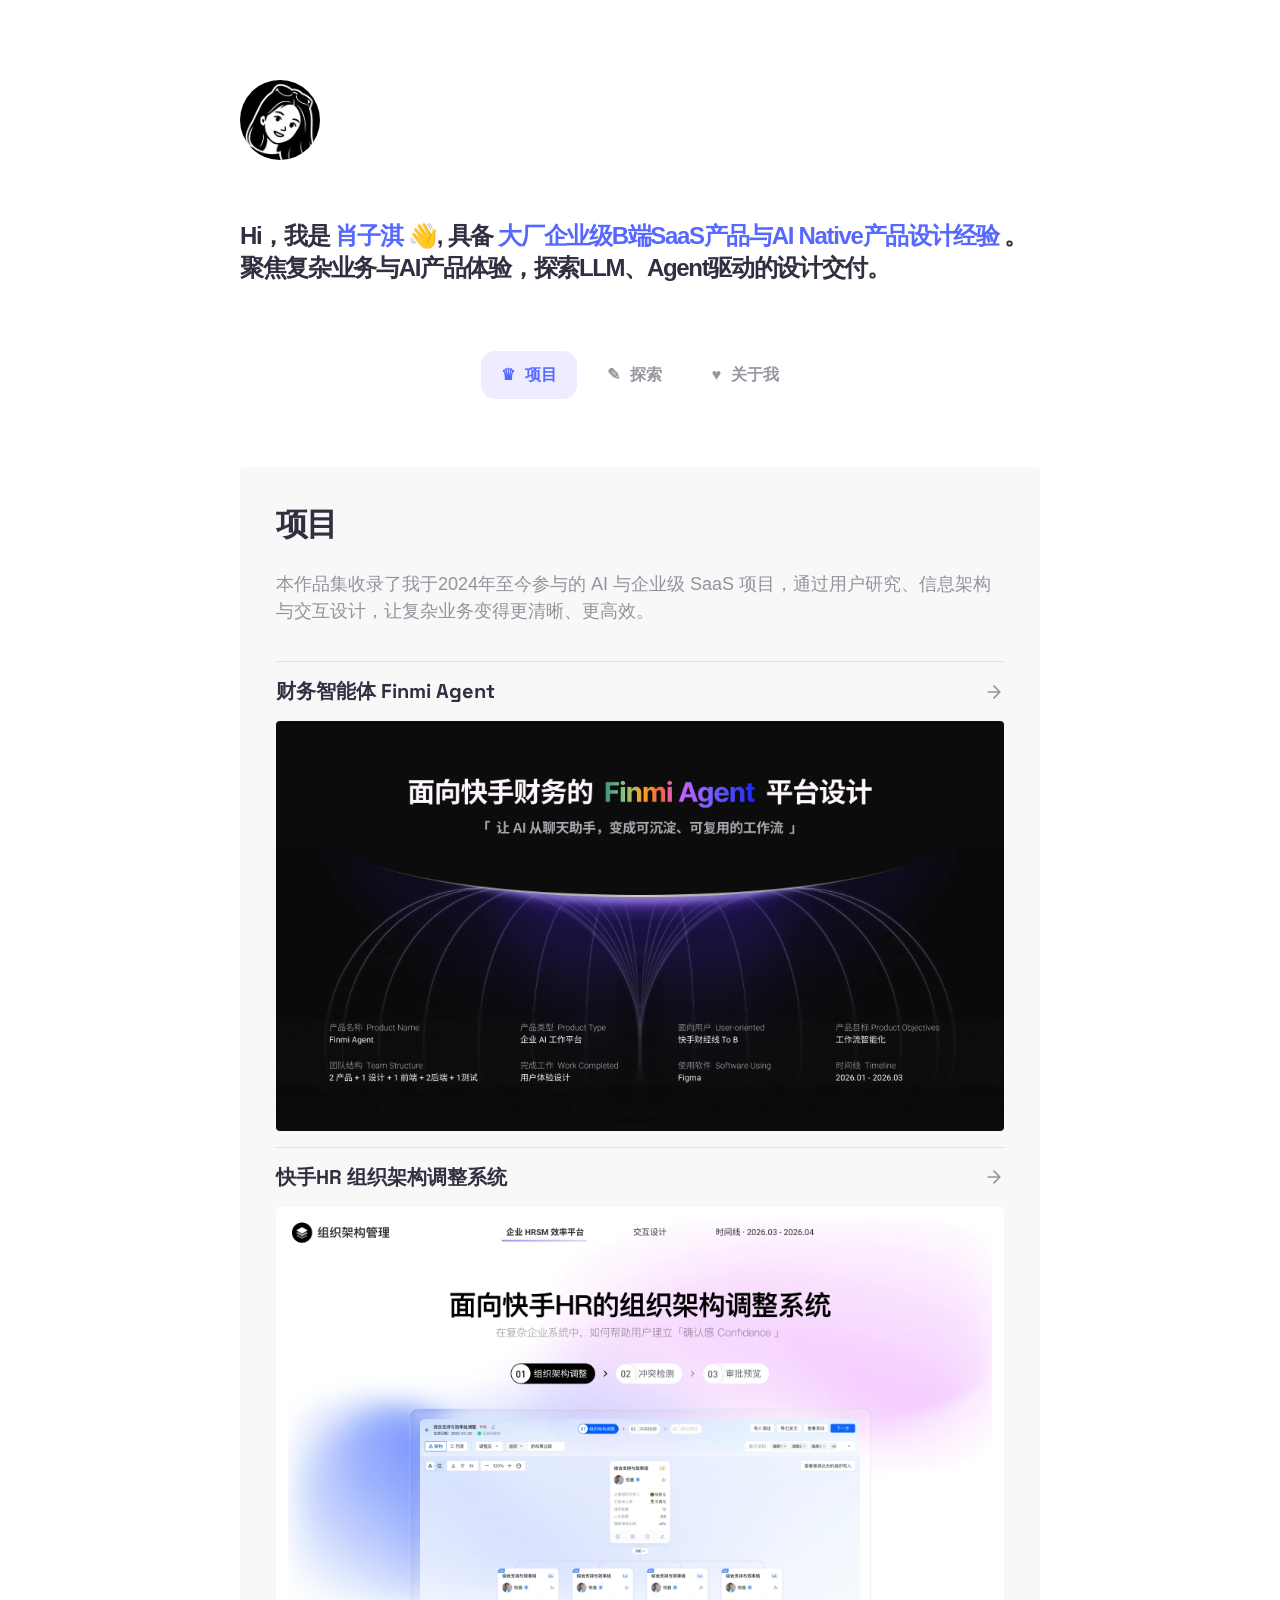
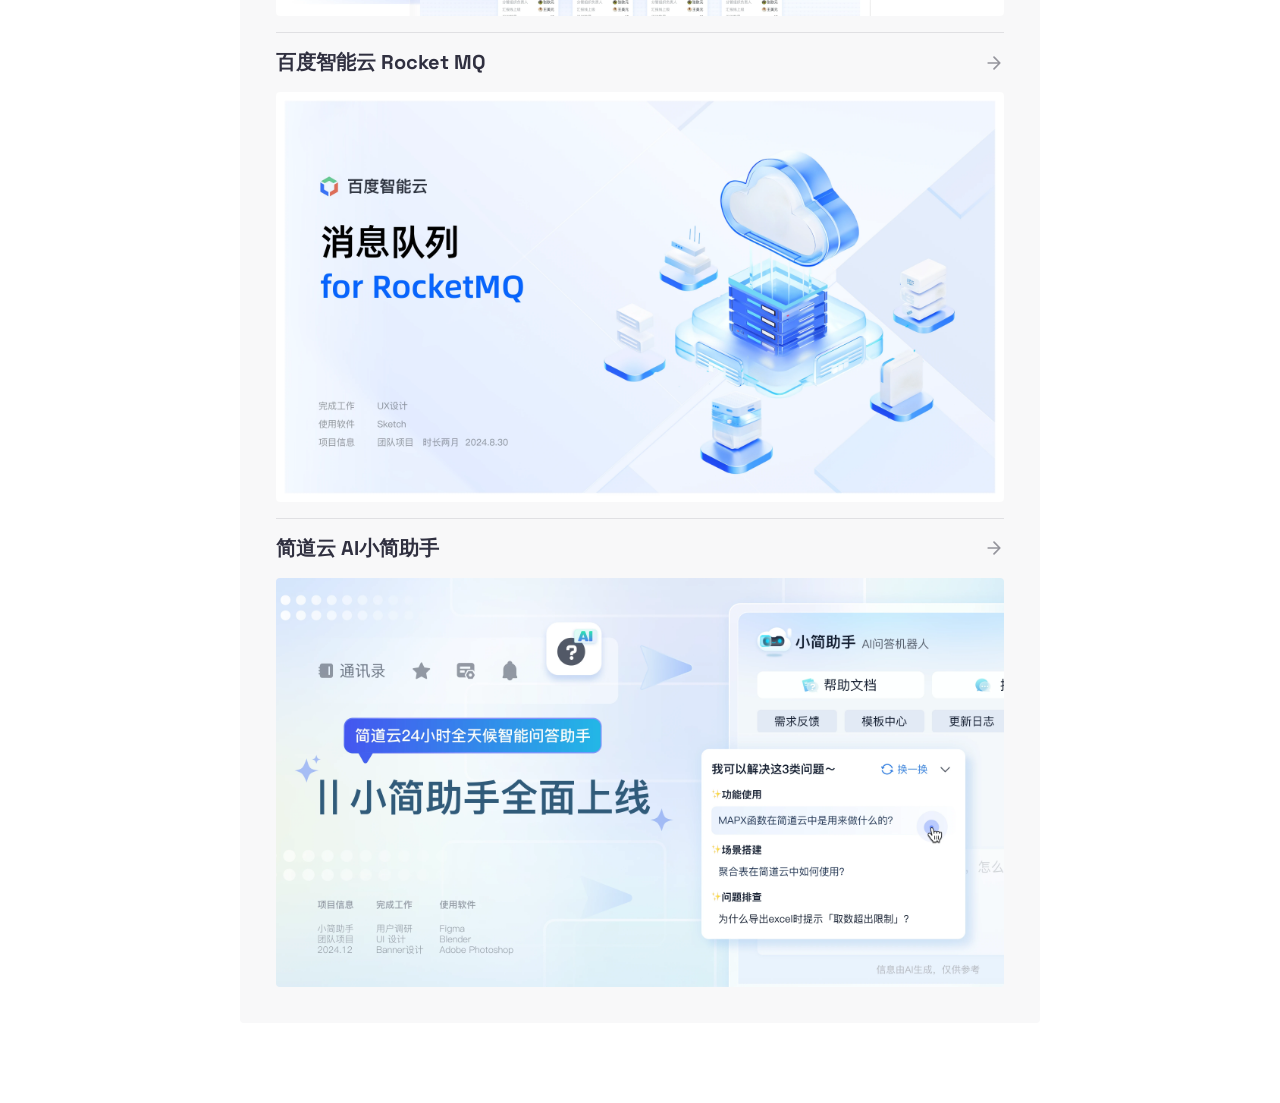
<file: index.html>
<!doctype html>
<html lang="en">
<head>
  <meta charset="utf-8">
  <meta name="viewport" content="width=device-width, initial-scale=1">
  <meta name="description" content="Design Tips Today - Design with better way.">
  <title>About XiaoZiqi</title>
  <link rel="icon" type="image/png" sizes="256x256" href="./assets/portrait-favicon.png">
  <link rel="preconnect" href="https://fonts.googleapis.com">
  <link rel="preconnect" href="https://fonts.gstatic.com" crossorigin>
  <link href="https://fonts.googleapis.com/css2?family=Space+Grotesk:wght@400;500;600;700&family=Satoshi:wght@400;500;700&display=swap" rel="stylesheet">
  <link rel="stylesheet" href="./styles.css">
</head>
<body>
  <main class="page">
    <section class="intro" aria-label="Introduction">
      <img class="portrait" src="./assets/portrait.jpeg" alt="肖子淇">
      <h1>Hi，我是 <a href="./">肖子淇</a> 👋,  具备
 <a href="./">大厂企业级B端SaaS产品与AI Native产品设计经验</a> 。聚焦复杂业务与AI产品体验，探索LLM、Agent驱动的设计交付。</h1>
    </section>

    <nav class="category-rail" aria-label="Portfolio categories">
      <button class="category" type="button" data-view="projects"><span aria-hidden="true">♛</span>项目</button>
      <button class="category" type="button" data-view="articles"><span aria-hidden="true">✎</span>探索</button>
      <button class="category active" type="button" data-view="about"><span aria-hidden="true">♥</span>关于我</button>
    </nav>

    <div id="content" class="content" aria-live="polite"></div>
  </main>
  <script src="./script.js"></script>
</body>
</html>
</file>
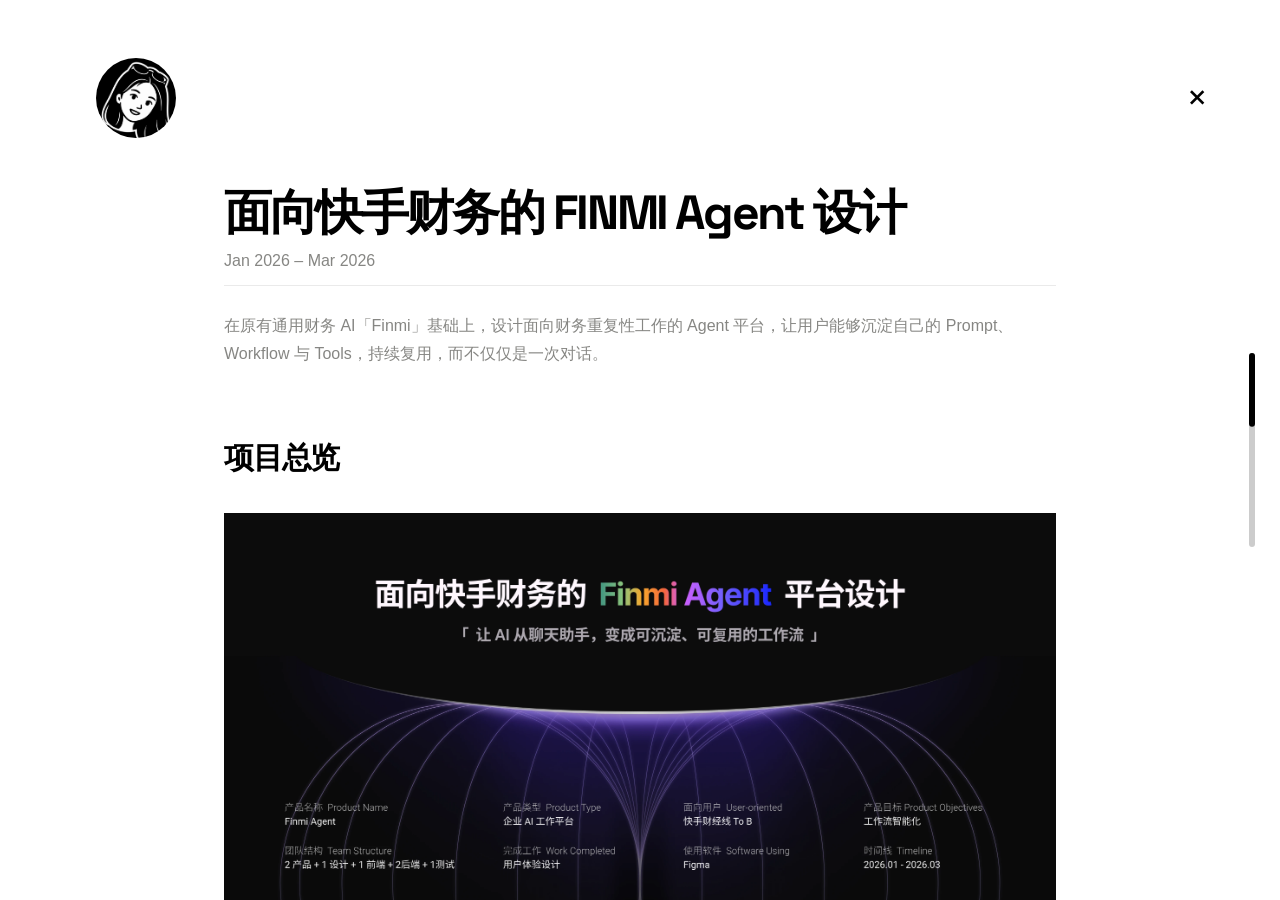
<file: projects/project.html>
<!doctype html>
<html lang="zh-CN">
<head>
  <meta charset="utf-8">
  <meta name="viewport" content="width=device-width, initial-scale=1">
  <meta name="description" content="项目详情">
  <title>项目详情</title>
  <link rel="preconnect" href="https://fonts.googleapis.com">
  <link rel="preconnect" href="https://fonts.gstatic.com" crossorigin>
  <link href="https://fonts.googleapis.com/css2?family=Space+Grotesk:wght@400;500;600;700&family=Satoshi:wght@400;500;700&display=swap" rel="stylesheet">
  <link rel="stylesheet" href="./project-detail.css">
</head>
<body>
  <header class="site-chrome" aria-label="站点导航">
    <a class="site-brand" href="../index.html" aria-label="返回首页">
      <img class="portrait" src="../assets/portrait.jpeg" alt="肖子淇">
    </a>
    <a class="site-work" href="../index.html">×</a>
  </header>

  <nav class="project-toc" id="project-toc" aria-label="项目目录"></nav>

  <div class="project-scrollbar" id="project-scrollbar" aria-hidden="true">
    <svg viewBox="0 0 32 200" fill="none" xmlns="http://www.w3.org/2000/svg">
      <path class="project-scrollbar-track" d="M 16 6 V 194"></path>
      <path class="project-scrollbar-thumb" id="project-scrollbar-thumb" d="M 16 6 V 26"></path>
    </svg>
  </div>

  <main class="article-scroller" id="article-scroller">
    <article class="project-article" id="project-article"></article>
  </main>

  <script src="./project-data.js"></script>
  <script src="./data/kuaishou-hr.js"></script>
  <script src="./data/baidu-rocket-mq.js"></script>
  <script src="./data/jiandaoyun-ai.js"></script>
  <script src="./data/articles.js"></script>
  <script src="./data/landscape-design.js"></script>
  <script src="./data/painting.js"></script>
  <script src="./project-detail.js"></script>
</body>
</html>
</file>
<file: styles.css>
:root {
  --ink: #303040;
  --subtle: rgba(48, 48, 64, 0.5);
  --accent: #5668ff;
  --page: #ffffff;
  --font-body: Satoshi, "Satoshi Placeholder", sans-serif;
  --font-display: "Space Grotesk", "Space Grotesk Placeholder", sans-serif;
}

* { box-sizing: border-box; }
html { background: var(--page); }
body { margin: 0; color: var(--ink); background: var(--page); font-family: var(--font-body); }
button, a { color: inherit; font: inherit; }
a { text-decoration: none; }

.page {
  min-height: 100vh;
  display: flex;
  flex-direction: column;
  align-items: center;
  gap: 60px;
  overflow: hidden;
  padding: 80px 40px;
}

.intro { width: min(800px, 100%); display: grid; gap: 60px; }
.portrait { width: 80px; height: 80px; border-radius: 50%; object-fit: cover; }
.intro h1 { max-width: 800px; margin: 0; color: var(--ink); font-family: var(--font-body); font-size: 24px; font-weight: 700; line-height: 1.32; letter-spacing: -0.055em; }
.intro h1 a { color: #5668ff; }

.category-rail { width: fit-content; height: 64px; display: flex; gap: 10px; padding: 8px; border-radius: 16px; background: rgba(255, 255, 255, 0.05); }
.category { height: 48px; display: inline-flex; align-items: center; gap: 10px; border: 0; border-radius: 14px; padding: 12px 20px; color: var(--subtle); background: transparent; cursor: pointer; font-family: var(--font-display); font-size: 16px; font-weight: 700; line-height: 24px; white-space: nowrap; transition: color 180ms ease, background-color 180ms ease, transform 180ms ease; }
.category:hover { transform: translateY(-1px); color: var(--ink); background: rgba(0, 0, 0, 0.02); }
.category.active { color: var(--accent); background: rgba(83, 77, 255, 0.1); }
.category.notes { color: #3aaa72; }

.content { width: min(800px, 100%); }
.hero-photo { width: 100%; display: block; border-radius: 4px; aspect-ratio: 1.5; object-fit: cover; }
.about-grid { display: grid; grid-template-columns: 1fr; align-items: start; gap: 60px; padding-top: 40px; }
.about-primary, .about-aside { display: grid; align-content: start; gap: 60px; }
.section-title { margin: 0 0 2px; color: var(--subtle); font-family: var(--font-display); font-size: 16px; font-weight: 700; line-height: 24px; }
.experience-list, .talk-list, .link-list, .hobby-list, .app-list { display: grid; gap: 22px; }
.experience-item h2, .talk-card h2, .link-list a, .hobby-list h2 { margin: 12px 0 0; color: var(--ink); font-family: var(--font-display); font-size: 18px; font-weight: 700; line-height: 1.25; letter-spacing: -0.04em; }
.experience-item p, .talk-card p, .talk-card small { margin: 4px 0 0; color: var(--subtle); font-family: var(--font-body); font-size: 15px; line-height: 1.4; }
.experience-item ul, .talk-card p, .talk-card small { margin: px 0 0; color: var(--subtle); font-family: var(--font-body); font-size: 14px; line-height: 1.6; }
.talk-card { display: block; border-radius: 12px; padding: 16px; background: #f8f8f9; transition: transform 180ms ease, background-color 180ms ease; }
.talk-card:hover { transform: translateY(-2px); background: #f1f1f4; }
.talk-card small { display: block; margin-top: 10px; font-size: 13px; }
.link-list { gap: 14px; }
.link-list a { color: #5668ff; transition: opacity 180ms ease; }
.link-list a:hover { opacity: .6; }
.hobby-list { gap: 13px; }
.hobby-list h2 { font-size: 16px; }
.app-list { gap: 12px; }
.app { display: flex; align-items: center; gap: 12px; color: var(--ink); font-family: var(--font-display); font-size: 16px; font-weight: 700; }
.app i { width: 30px; height: 30px; display: grid; place-items: center; border-radius: 8px; background: #f1f1f3; color: var(--subtle); font-style: normal; font-size: 13px; }
.footer { padding-top: 24px; color: var(--subtle); font-size: 14px; }

.state-panel { min-height: 100%; display: grid; align-content: start; gap: 24px; border-radius: 4px; padding: 36px 36px 20px; background: #f8f8f9; }
.state-panel h2 { margin: 0; font-family: var(--font-display); font-size: 32px; letter-spacing: -0.055em; }
.state-panel p { max-width: 100%; margin: 0; color: var(--subtle); font-size: 18px; line-height: 1.5; }
.state-list { display: grid; gap: 0; margin-top: 12px; border-top: 1px solid rgba(48,48,64,.12); }
.state-list a { display: flex; flex-wrap: wrap; justify-content: space-between; align-items: center; gap: 16px; padding: 16px 0; border-bottom: 1px solid rgba(48,48,64,.12); font-family: var(--font-display); font-size: 20px; font-weight: 700; }
.state-list a:last-child { border-bottom: 0; }
.state-list a .arrow-icon { width: 20px; height: 20px; display: block; flex: 0 0 20px; color: var(--subtle); background-color: currentColor; -webkit-mask: url("./assets/arrow-right.svg") center / contain no-repeat; mask: url("./assets/arrow-right.svg") center / contain no-repeat; transition: color 180ms ease; }
.state-list a:hover .arrow-icon { color: #5668ff; }
.state-cover { width: 728px; max-width: 100%; height: auto; display: block; flex-basis: 100%; border-radius: 4px; }

@media (max-width: 640px) {
  .page { gap: 44px; padding: 48px 24px; align-items: stretch; }
  .intro { gap: 36px; }
  .portrait { width: 72px; height: 72px; }
  .intro h1 { font-size: 22px; line-height: 1.35; }
  .category-rail { width: calc(100vw - 48px); overflow-x: auto; scrollbar-width: none; }
  .category-rail::-webkit-scrollbar { display: none; }
  .category { flex: 0 0 auto; padding: 12px 16px; }
  .content { width: 100%; }
  .about-grid { grid-template-columns: 1fr; gap: 46px; padding-top: 32px; }
  .about-primary, .about-aside { gap: 46px; }
  .hero-photo { aspect-ratio: 1.15; }
  .state-panel { min-height: 440px; padding: 26px; }
}
</file>
<file: projects/project-detail.css>
:root {
  color-scheme: light;
  --label: 0, 0, 0;
  --label-dark: 54, 54, 48;
  --text: rgba(var(--label), 1);
  --secondary: rgba(var(--label-dark), .6);
  --tertiary: rgba(var(--label-dark), .32);
  --line: rgba(var(--label-dark), .1);
  --background: rgb(255, 255, 255);
  --elevated: #efede7;
  --accent:rgba(83, 77, 255, 0.1);
  --article-edge: max(24px, calc((100vw - 880px) / 2 + 24px));
  --font-body: Satoshi, "Satoshi Placeholder", sans-serif;
  --font-display: "Space Grotesk", "Space Grotesk Placeholder", sans-serif;
}

* { box-sizing: border-box; }
html, body { width: 100%; height: 100%; margin: 0; overflow: hidden; background: var(--background); color: var(--text); }
body { font-family: var(--font-body); font-weight: 400; }
a { color: inherit; text-decoration: none; }

.site-chrome { position: fixed; inset: 0 0 auto; z-index: 20; display: flex; justify-content: space-between; align-items: center; padding: 58px 72px 0 96px; pointer-events: none; }
.site-brand, .site-work { pointer-events: auto; }
.site-brand { display: block; width: 80px; height: 80px; border-radius: 50%; transition: width 320ms ease, height 320ms ease; }
.site-brand.is-compact { width: 40px; height: 40px; }
.site-brand .portrait { display: block; width: 100%; height: 100%; border-radius: inherit; object-fit: cover; }
.site-work { font-family: var(--font-display); font-size: 36px; font-weight: 400; }

.article-scroller { width: 100%; height: 100%; overflow-y: auto; overscroll-behavior: contain; scrollbar-width: none; scroll-behavior: smooth; }
.article-scroller::-webkit-scrollbar { display: none; }
.project-article { width: 100%; max-width: 880px; margin: 0 auto; padding: 96px 24px; }
.project-hero { padding-top: 10vh; }
.project-hero h1 { margin: 0; font-family: var(--font-display); font-size: 48px; line-height: 1.12; letter-spacing: -.05em; font-weight: 700; }
.project-date { margin: 8px 0 0; color: var(--secondary); font-family: var(--font-body); font-size: 16px; font-weight: 400; line-height: 1.6; font-variant-numeric: tabular-nums; }
.hero-line { height: 1px; margin-top: 12px; background: var(--line); }
.project-summary { margin: 26px 0 0; color: var(--secondary); font-size: 16px; font-weight: 400; line-height: 1.75; }

.project-section { scroll-margin-top: 96px; }
.project-section h2, .project-section h3, .project-section h4 { margin: 0; font-family: var(--font-display); line-height: 1.22; letter-spacing: -.04em; font-weight: 700; }
.project-section h2 { margin-top: 92px; font-size: 38px; }
.project-section h3 { margin-top: 72px; font-size: 30px; }
.project-section h4 { margin-top: 56px; font-size: 23px; }
.project-section h2 a, .project-section h3 a, .project-section h4 a { display: inline-block; width: 0; overflow: visible; transform: translateX(-28px); color: var(--tertiary); opacity: 0; transition: opacity 160ms ease; }
.project-section :is(h2,h3,h4):hover a { opacity: 1; }
.project-section p { margin: 28px 0 0; font-size: 16px; font-weight: 400; line-height: 1.78; }
.project-section ul { margin: 20px 0 0; padding-left: 22px; }
.project-section li { padding-left: 3px; font-size: 16px; font-weight: 400; line-height: 1.75; }
.project-section li::marker { color: #5668ff; }
.project-section hr { width: 100%; height: 1px; margin: 92px 0 0; border: 0; background: var(--line); }

.project-media { width: 100%; margin: 36px 0 0; }
.project-media img { display: block; width: 100%; height: auto; background: var(--elevated); }
.project-media figcaption { margin-top: 10px; color: var(--secondary); font-family: var(--font-body); font-size: 12px; font-weight: 400; line-height: 1.5; }

.project-toc { position: fixed; z-index: 15; inset: 0 auto 0 0; width: 320px; display: none; flex-direction: column; justify-content: center; gap: 4px; overflow: hidden; padding: 0 16px 0 96px; }
.project-toc a { flex: 0 0 auto; overflow: hidden; padding: 2px 0; color: var(--secondary); font-family: var(--font-body); font-size: 14px; font-weight: 400; line-height: 1.375; text-overflow: ellipsis; white-space: nowrap; transition: color 160ms ease; }
.project-toc a:hover, .project-toc a[aria-current="location"] { color: var(--text); }

.project-scrollbar { position: fixed; z-index: 30; top: 50%; right: 0; width: 56px; height: 200px; padding: 0 12px; color: var(--text); opacity: 0; transform: translateY(-50%); transition: opacity 500ms ease; }
.project-scrollbar.is-visible { opacity: 1; }
.project-scrollbar svg { display: block; width: 32px; height: 200px; cursor: pointer; }
.project-scrollbar-track, .project-scrollbar-thumb { fill: none; stroke: currentColor; stroke-width: 6; stroke-linecap: round; stroke-linejoin: round; }
.project-scrollbar-track { stroke-opacity: .2; }
.project-scrollbar-thumb { cursor: grab; }
.project-scrollbar-thumb:active { cursor: grabbing; }

.project-footer { margin-top: 96px; padding: 36px 0 18px; border-top: 1px solid var(--line); color: var(--secondary); }
.footer-links { display: flex; flex-wrap: wrap; gap: 22px; }
.footer-links a { color: var(--text); font-family: var(--font-display); font-weight: 700; text-decoration: underline; text-decoration-color: var(--tertiary); text-underline-offset: 5px; }
.project-footer p { margin: 36px 0 0; font-family: var(--font-body); font-size: 12px; font-weight: 400; }
.not-found { padding-top: 20vh; }

::selection { color: #000; background: var(--accent); }

@media (min-width: 1536px) {
  .project-toc { display: flex; }
}

@media (max-width: 1023px) {
  .project-scrollbar { display: none; }
}

@media (max-width: 1042px) {
  .site-chrome { padding-right: var(--article-edge); padding-left: var(--article-edge); }
}

@media (max-width: 720px) {
  .site-chrome { padding: 28px 24px 0; }
  .site-brand { width: 72px; height: 72px; }
  .site-brand.is-compact { width: 40px; height: 40px; }
  .project-article { padding: 72px 24px; }
  .project-hero { padding-top: 8vh; }
  .project-hero h1 { font-size: 30px; line-height: 1.2; }
  .project-date, .project-summary, .project-section p, .project-section li { font-size: 14px; }
  .project-summary { line-height: 1.7; }
  .project-section h2 { margin-top: 70px; font-size: 29px; }
  .project-section h3 { margin-top: 58px; font-size: 24px; }
  .project-section h4 { margin-top: 46px; font-size: 20px; }
  .project-section hr { margin-top: 70px; }
  .project-media { margin-top: 28px; }
  .project-footer { margin-top: 72px; }
}

@media (prefers-reduced-motion: reduce) {
  .site-brand { transition: none; }
}
</file>
